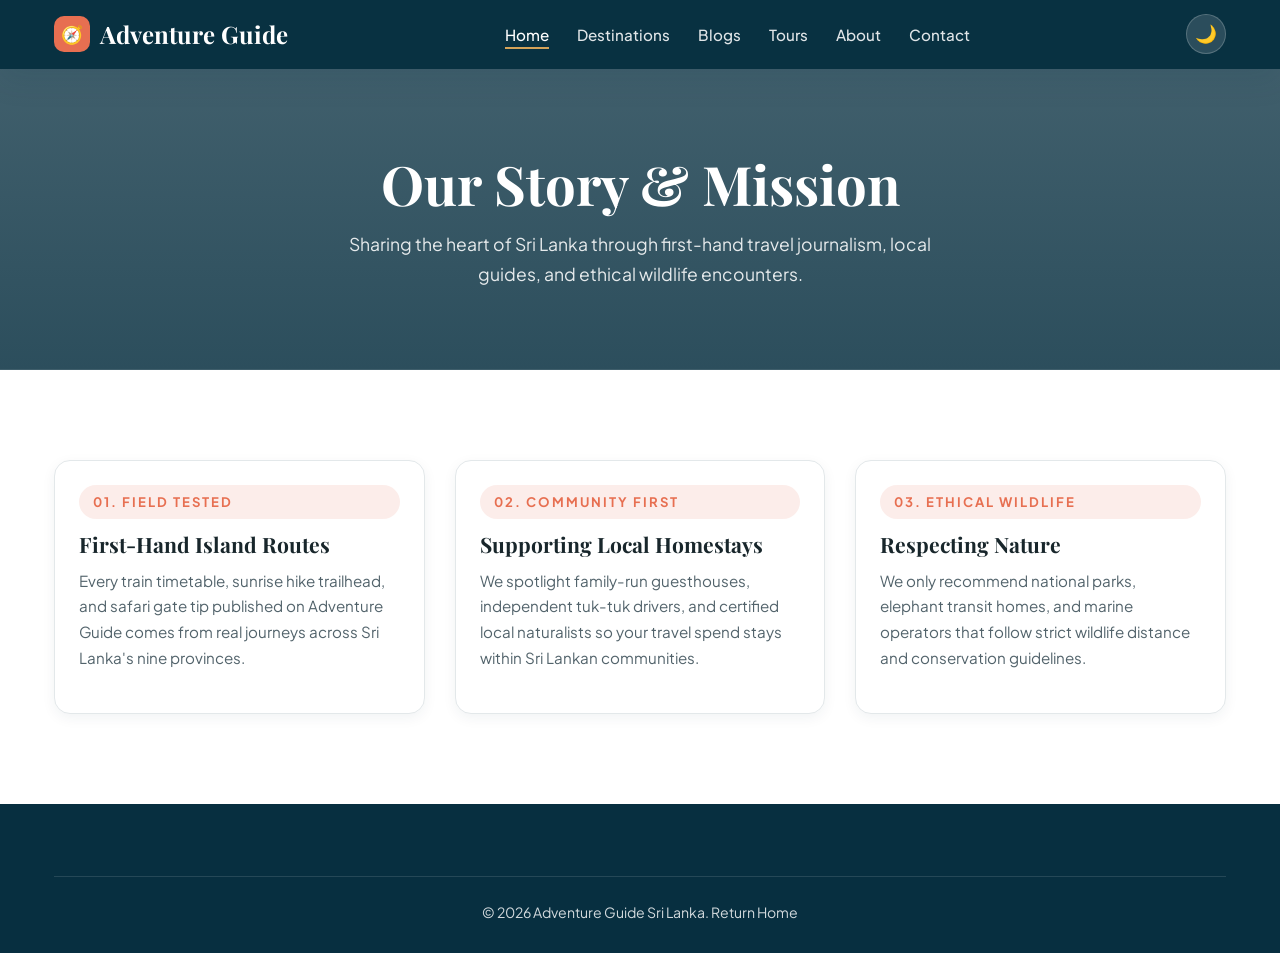
<file: about.html>
<!DOCTYPE html>
<html lang="en">
<head>
  <meta charset="UTF-8">
  <meta name="viewport" content="width=device-width, initial-scale=1.0">
  <title>About Us | Adventure Guide Sri Lanka</title>
  <meta name="description" content="Learn the story behind Adventure Guide Sri Lanka—our mission to share slow, sustainable, and authentic island travel guides.">
  <link rel="icon" type="image/svg+xml" href="images/favicon.svg">
  <link rel="stylesheet" href="css/style.css">
</head>
<body>
  <header class="navbar solid-nav">
    <div class="container nav-container">
      <a href="index.html" class="logo"><span class="logo-badge">🧭</span> Adventure Guide</a>
      <nav aria-label="Main Navigation">
        <ul class="nav-links" id="nav-links">
          <li><a href="index.html" class="active">Home</a></li>
          <li><a href="destinations.html">Destinations</a></li>
          <li><a href="blog.html">Blogs</a></li>
          <li><a href="tours.html">Tours</a></li>
          <li><a href="about.html">About</a></li>
          <li><a href="contact.html">Contact</a></li>
        </ul>
      </nav>
      <div class="nav-actions">
        <button id="theme-toggle" class="theme-toggle" aria-label="Toggle theme">🌙</button>
        <button id="mobile-menu-btn" class="hamburger" aria-label="Menu">☰</button>
      </div>
    </div>
  </header>

  <main>
    <section class="page-header" style="background-image:linear-gradient(rgba(7,47,64,0.75), rgba(7,47,64,0.85)), url('https://images.unsplash.com/photo-1544735716-392fe2489ffa?auto=format&fit=crop&w=1600&q=80');">
      <div class="container">
        <h1>Our Story & Mission</h1>
        <p>Sharing the heart of Sri Lanka through first-hand travel journalism, local guides, and ethical wildlife encounters.</p>
      </div>
    </section>

    <section class="section">
      <div class="container">
        <div class="grid-3">
          <div class="card reveal">
            <div class="card-body">
              <span class="section-subtitle">01. Field Tested</span>
              <h3 class="card-title">First-Hand Island Routes</h3>
              <p class="card-text">Every train timetable, sunrise hike trailhead, and safari gate tip published on Adventure Guide comes from real journeys across Sri Lanka's nine provinces.</p>
            </div>
          </div>
          <div class="card reveal">
            <div class="card-body">
              <span class="section-subtitle">02. Community First</span>
              <h3 class="card-title">Supporting Local Homestays</h3>
              <p class="card-text">We spotlight family-run guesthouses, independent tuk-tuk drivers, and certified local naturalists so your travel spend stays within Sri Lankan communities.</p>
            </div>
          </div>
          <div class="card reveal">
            <div class="card-body">
              <span class="section-subtitle">03. Ethical Wildlife</span>
              <h3 class="card-title">Respecting Nature</h3>
              <p class="card-text">We only recommend national parks, elephant transit homes, and marine operators that follow strict wildlife distance and conservation guidelines.</p>
            </div>
          </div>
        </div>
      </div>
    </section>
  </main>

  <footer class="footer">
    <div class="container">
      <div class="footer-bottom">
        <p>&copy; 2026 Adventure Guide Sri Lanka. <a href="index.html">Return Home</a></p>
      </div>
    </div>
  </footer>
  <button id="back-to-top" aria-label="Back to top">↑</button>
  <script src="js/main.js"></script>
</body>
</html>
</file>
<file: css/style.css>
@import url('https://fonts.googleapis.com/css2?family=Playfair+Display:ital,wght@0,600;0,700;1,400&family=Plus+Jakarta+Sans:wght@400;500;600;700&display=swap');

:root {
  --teal-deep: #072f40;
  --teal-primary: #0b4f6c;
  --emerald: #116549;
  --emerald-light: #198763;
  --sand-light: #faf7f0;
  --sand-warm: #f2e8d5;
  --gold: #d4a359;
  --sunset: #e76f51;
  --sunset-hover: #d35638;
  --bg-main: #ffffff;
  --bg-alt: #f7f9f9;
  --bg-card: #ffffff;
  --text-main: #18262b;
  --text-muted: #52636b;
  --border-color: #e3e8ea;
  --shadow-sm: 0 4px 14px rgba(7, 47, 64, 0.06);
  --shadow-md: 0 12px 30px rgba(7, 47, 64, 0.1);
  --shadow-lg: 0 20px 45px rgba(7, 47, 64, 0.16);
  --radius-sm: 8px;
  --radius-md: 16px;
  --radius-lg: 24px;
  --transition: 0.35s cubic-bezier(0.25, 0.8, 0.25, 1);
  --font-heading: 'Playfair Display', Georgia, serif;
  --font-body: 'Plus Jakarta Sans', -apple-system, BlinkMacSystemFont, sans-serif;
}

[data-theme="dark"] {
  --bg-main: #0b161b;
  --bg-alt: #102027;
  --bg-card: #152932;
  --sand-light: #13252d;
  --sand-warm: #1a313b;
  --text-main: #eef4f6;
  --text-muted: #9eb2bc;
  --border-color: #233b46;
  --shadow-sm: 0 4px 14px rgba(0, 0, 0, 0.3);
  --shadow-md: 0 12px 30px rgba(0, 0, 0, 0.45);
  --shadow-lg: 0 20px 45px rgba(0, 0, 0, 0.6);
}

*, *::before, *::after {
  box-sizing: border-box;
  margin: 0;
  padding: 0;
}

html {
  scroll-behavior: smooth;
}

body {
  font-family: var(--font-body);
  background-color: var(--bg-main);
  color: var(--text-main);
  line-height: 1.7;
  overflow-x: hidden;
  transition: background-color 0.3s ease, color 0.3s ease;
}

h1, h2, h3, h4 {
  font-family: var(--font-heading);
  line-height: 1.25;
  color: var(--text-main);
}

a {
  color: inherit;
  text-decoration: none;
  transition: var(--transition);
}

img {
  max-width: 100%;
  display: block;
}

.container {
  max-width: 1220px;
  margin: 0 auto;
  padding: 0 24px;
}

.section {
  padding: 90px 0;
}

.bg-alt {
  background-color: var(--bg-alt);
}

.bg-sand {
  background-color: var(--sand-light);
}

.section-header {
  text-align: center;
  max-width: 680px;
  margin: 0 auto 56px;
}

.section-subtitle {
  display: inline-block;
  font-size: 0.82rem;
  font-weight: 700;
  text-transform: uppercase;
  letter-spacing: 2px;
  color: var(--sunset);
  background: rgba(231, 111, 81, 0.12);
  padding: 6px 14px;
  border-radius: 50px;
  margin-bottom: 12px;
}

.section-title {
  font-size: clamp(2rem, 3.5vw, 2.75rem);
  margin-bottom: 14px;
}

.section-desc {
  color: var(--text-muted);
  font-size: 1.05rem;
}

/* Preloader */
#preloader {
  position: fixed;
  inset: 0;
  background: var(--teal-deep);
  display: flex;
  flex-direction: column;
  align-items: center;
  justify-content: center;
  z-index: 9999;
  transition: opacity 0.5s ease, visibility 0.5s ease;
}

#preloader.hidden {
  opacity: 0;
  visibility: hidden;
}

.loader-compass {
  width: 56px;
  height: 56px;
  border: 4px solid rgba(212, 163, 89, 0.25);
  border-top-color: var(--sunset);
  border-radius: 50%;
  animation: spin 0.9s linear infinite;
  margin-bottom: 16px;
}

#preloader span {
  color: #fff;
  font-family: var(--font-heading);
  letter-spacing: 1.5px;
  font-size: 1.1rem;
}

@keyframes spin {
  to { transform: rotate(360deg); }
}

/* Reading Progress Bar */
#reading-progress {
  position: fixed;
  top: 0;
  left: 0;
  height: 4px;
  width: 0%;
  background: linear-gradient(90deg, var(--sunset), var(--gold));
  z-index: 2000;
  transition: width 0.1s ease;
}

/* Navbar */
.navbar {
  position: fixed;
  top: 0;
  left: 0;
  width: 100%;
  z-index: 1000;
  padding: 20px 0;
  transition: var(--transition);
  background: transparent;
}

.navbar.scrolled,
.navbar.solid-nav {
  background: rgba(7, 47, 64, 0.96);
  backdrop-filter: blur(12px);
  padding: 14px 0;
  box-shadow: var(--shadow-md);
}

.nav-container {
  display: flex;
  align-items: center;
  justify-content: space-between;
}

.logo {
  display: flex;
  align-items: center;
  gap: 10px;
  color: #ffffff;
  font-family: var(--font-heading);
  font-size: 1.5rem;
  font-weight: 700;
}

.logo-badge {
  background: var(--sunset);
  color: #fff;
  width: 36px;
  height: 36px;
  border-radius: 10px;
  display: inline-flex;
  align-items: center;
  justify-content: center;
  font-size: 1.1rem;
}

.nav-links {
  display: flex;
  align-items: center;
  gap: 28px;
  list-style: none;
}

.nav-links a {
  color: rgba(255, 255, 255, 0.88);
  font-weight: 500;
  font-size: 0.95rem;
  position: relative;
}

.nav-links a::after {
  content: '';
  position: absolute;
  bottom: -5px;
  left: 0;
  width: 0;
  height: 2px;
  background: var(--gold);
  transition: var(--transition);
}

.nav-links a:hover,
.nav-links a.active {
  color: #ffffff;
}

.nav-links a:hover::after,
.nav-links a.active::after {
  width: 100%;
}

.nav-actions {
  display: flex;
  align-items: center;
  gap: 12px;
}

.theme-toggle,
.hamburger {
  background: rgba(255, 255, 255, 0.14);
  border: 1px solid rgba(255, 255, 255, 0.2);
  color: #ffffff;
  width: 40px;
  height: 40px;
  border-radius: 50%;
  cursor: pointer;
  display: inline-flex;
  align-items: center;
  justify-content: center;
  font-size: 1.1rem;
  transition: var(--transition);
}

.theme-toggle:hover,
.hamburger:hover {
  background: var(--sunset);
  border-color: var(--sunset);
}

.hamburger {
  display: none;
}

/* Buttons */
.btn {
  display: inline-flex;
  align-items: center;
  justify-content: center;
  gap: 8px;
  padding: 13px 26px;
  border-radius: 50px;
  font-weight: 600;
  font-size: 0.95rem;
  cursor: pointer;
  border: none;
  transition: var(--transition);
}

.btn-primary {
  background: var(--sunset);
  color: #ffffff;
  box-shadow: 0 8px 20px rgba(231, 111, 81, 0.3);
}

.btn-primary:hover {
  background: var(--sunset-hover);
  transform: translateY(-2px);
}

.btn-outline {
  background: transparent;
  color: #ffffff;
  border: 1.5px solid rgba(255, 255, 255, 0.7);
}

.btn-outline:hover {
  background: #ffffff;
  color: var(--teal-deep);
}

.btn-teal {
  background: var(--teal-primary);
  color: #ffffff;
}

.btn-teal:hover {
  background: var(--emerald);
  transform: translateY(-2px);
}

.btn-sm {
  padding: 8px 18px;
  font-size: 0.85rem;
}

/* Hero Section & Background Video Integration */
.hero {
  position: relative;
  min-height: 650px;
  display: flex;
  align-items: center;
  justify-content: center;
  text-align: center;
  color: #ffffff;
  padding: 100px 20px 50px;
  overflow: hidden;
}

.hero-bg {
  position: absolute;
  inset: 0;
  z-index: -1;
  overflow: hidden;
}

/* Gradient Overlay to ensure text readability */
.hero-bg::after {
  content: '';
  position: absolute;
  inset: 0;
  background: linear-gradient(
    180deg,
    rgba(7, 47, 64, 0.65) 0%,
    rgba(17, 101, 73, 0.55) 55%,
    rgba(7, 47, 64, 0.88) 100%
  );
  z-index: 1;
  pointer-events: none;
}

/* Styling the Background Video */
.hero-bg video {
  position: absolute;
  top: 50%;
  left: 50%;
  transform: translate(-50%, -50%);
  min-width: 100%;
  min-height: 100%;
  width: auto;
  height: auto;
  object-fit: cover;
  z-index: 0;
}

.hero-content {
  max-width: 850px;
  z-index: 2;
}

.hero-badge {
  display: inline-block;
  background: rgba(212, 163, 89, 0.25);
  border: 1px solid var(--gold);
  color: #ffe8be;
  padding: 7px 18px;
  border-radius: 50px;
  font-size: 0.85rem;
  font-weight: 600;
  letter-spacing: 1.5px;
  text-transform: uppercase;
  margin-bottom: 22px;
}

.hero h1 {
  color: #ffffff;
  font-size: clamp(2.5rem, 5.5vw, 4.4rem);
  margin-bottom: 20px;
  text-shadow: 0 6px 25px rgba(0, 0, 0, 0.3);
}

.typewriter-text {
  color: var(--gold);
  border-right: 3px solid var(--sunset);
  padding-right: 6px;
}

.hero p {
  font-size: clamp(1.05rem, 2vw, 1.25rem);
  color: rgba(255, 255, 255, 0.9);
  max-width: 660px;
  margin: 0 auto 34px;
}

.hero-search {
  display: flex;
  background: rgba(255, 255, 255, 0.96);
  padding: 8px;
  border-radius: 60px;
  max-width: 620px;
  margin: 0 auto 28px;
  box-shadow: var(--shadow-lg);
}

.hero-search input {
  flex: 1;
  border: none;
  background: transparent;
  padding: 12px 22px;
  font-size: 1rem;
  color: #18262b;
  outline: none;
  font-family: var(--font-body);
}

/* Page Header (Subpages) */
.page-header {
  padding: 150px 0 80px;
  text-align: center;
  color: #ffffff;
  background-size: cover;
  background-position: center;
  position: relative;
}

.page-header h1 {
  color: #ffffff;
  font-size: clamp(2.2rem, 4.5vw, 3.4rem);
  margin-bottom: 12px;
}

.page-header p {
  color: rgba(255, 255, 255, 0.88);
  max-width: 620px;
  margin: 0 auto;
  font-size: 1.1rem;
}

/* Stats Counter Bar */
.stats-bar {
  background: var(--teal-deep);
  color: #ffffff;
  padding: 46px 0;
  border-bottom: 3px solid var(--gold);
}

.stats-grid {
  display: grid;
  grid-template-columns: repeat(auto-fit, minmax(190px, 1fr));
  gap: 24px;
  text-align: center;
}

.stat-item h3 {
  color: var(--gold);
  font-size: 2.6rem;
  margin-bottom: 4px;
}

.stat-item p {
  color: rgba(255, 255, 255, 0.82);
  font-size: 0.95rem;
  text-transform: uppercase;
  letter-spacing: 1px;
}

/* Cards & Grids */
.grid-3 {
  display: grid;
  grid-template-columns: repeat(auto-fill, minmax(330px, 1fr));
  gap: 30px;
}

.grid-4 {
  display: grid;
  grid-template-columns: repeat(auto-fill, minmax(265px, 1fr));
  gap: 26px;
}

.card {
  background: var(--bg-card);
  border-radius: var(--radius-md);
  overflow: hidden;
  box-shadow: var(--shadow-sm);
  border: 1px solid var(--border-color);
  transition: var(--transition);
  display: flex;
  flex-direction: column;
}

.card:hover {
  transform: translateY(-8px);
  box-shadow: var(--shadow-lg);
}

.card-img-wrap {
  position: relative;
  height: 225px;
  overflow: hidden;
}

.card-img-wrap img {
  width: 100%;
  height: 100%;
  object-fit: cover;
  transition: transform 0.6s ease;
}

.card:hover .card-img-wrap img {
  transform: scale(1.09);
}

.card-badge {
  position: absolute;
  top: 14px;
  left: 14px;
  background: rgba(7, 47, 64, 0.88);
  backdrop-filter: blur(6px);
  color: #ffffff;
  padding: 5px 13px;
  border-radius: 50px;
  font-size: 0.78rem;
  font-weight: 600;
}

.card-body {
  padding: 24px;
  flex: 1;
  display: flex;
  flex-direction: column;
}

.card-meta {
  display: flex;
  align-items: center;
  gap: 14px;
  font-size: 0.83rem;
  color: var(--text-muted);
  margin-bottom: 10px;
}

.card-title {
  font-size: 1.32rem;
  margin-bottom: 10px;
}

.card-title a:hover {
  color: var(--sunset);
}

.card-text {
  color: var(--text-muted);
  font-size: 0.95rem;
  margin-bottom: 18px;
  flex: 1;
}

.card-footer {
  display: flex;
  align-items: center;
  justify-content: space-between;
  padding-top: 14px;
  border-top: 1px solid var(--border-color);
  font-weight: 600;
  font-size: 0.9rem;
  color: var(--emerald);
}

[data-theme="dark"] .card-footer {
  color: var(--gold);
}

/* Categories Grid */
.category-grid {
  display: grid;
  grid-template-columns: repeat(auto-fit, minmax(175px, 1fr));
  gap: 20px;
}

.category-card {
  background: var(--bg-card);
  border: 1px solid var(--border-color);
  padding: 28px 20px;
  border-radius: var(--radius-md);
  text-align: center;
  box-shadow: var(--shadow-sm);
  transition: var(--transition);
}

.category-card:hover {
  background: var(--teal-primary);
  color: #ffffff;
  transform: translateY(-6px);
}

.category-card:hover h3,
.category-card:hover p {
  color: #ffffff;
}

.category-icon {
  font-size: 2.3rem;
  margin-bottom: 12px;
  display: inline-block;
}

.category-card h3 {
  font-size: 1.15rem;
  margin-bottom: 6px;
}

.category-card p {
  font-size: 0.85rem;
  color: var(--text-muted);
}

/* Best Time to Visit */
.season-grid {
  display: grid;
  grid-template-columns: repeat(auto-fit, minmax(300px, 1fr));
  gap: 28px;
}

.season-card {
  background: var(--bg-card);
  border-radius: var(--radius-md);
  padding: 30px;
  border-top: 4px solid var(--emerald);
  box-shadow: var(--shadow-sm);
}

.season-card:nth-child(2) {
  border-top-color: var(--sunset);
}

.season-card:nth-child(3) {
  border-top-color: var(--gold);
}

.season-months {
  display: inline-block;
  font-size: 0.82rem;
  font-weight: 700;
  color: var(--emerald);
  background: rgba(17, 101, 73, 0.1);
  padding: 4px 12px;
  border-radius: 50px;
  margin-bottom: 12px;
}

/* Gallery & Lightbox */
.gallery-grid {
  display: grid;
  grid-template-columns: repeat(auto-fill, minmax(300px, 1fr));
  gap: 18px;
}

.gallery-item {
  position: relative;
  height: 250px;
  border-radius: var(--radius-md);
  overflow: hidden;
  cursor: pointer;
}

.gallery-item img {
  width: 100%;
  height: 100%;
  object-fit: cover;
  transition: transform 0.5s ease;
}

.gallery-item:hover img {
  transform: scale(1.08);
}

.gallery-caption {
  position: absolute;
  inset: 0;
  background: linear-gradient(transparent 45%, rgba(7, 47, 64, 0.85));
  display: flex;
  align-items: flex-end;
  padding: 18px;
  color: #ffffff;
  font-weight: 600;
  opacity: 0;
  transition: var(--transition);
}

.gallery-item:hover .gallery-caption {
  opacity: 1;
}

.lightbox {
  position: fixed;
  inset: 0;
  background: rgba(5, 22, 30, 0.92);
  display: none;
  align-items: center;
  justify-content: center;
  z-index: 3000;
  padding: 24px;
}

.lightbox.open {
  display: flex;
}

.lightbox-content {
  max-width: 900px;
  width: 100%;
  text-align: center;
  position: relative;
}

.lightbox-content img {
  max-height: 78vh;
  margin: 0 auto;
  border-radius: var(--radius-sm);
}

.lightbox-caption {
  color: #ffffff;
  margin-top: 14px;
  font-size: 1.1rem;
}

.lightbox-close {
  position: absolute;
  top: -44px;
  right: 0;
  background: var(--sunset);
  color: #fff;
  border: none;
  width: 38px;
  height: 38px;
  border-radius: 50%;
  font-size: 1.2rem;
  cursor: pointer;
}

/* Testimonials Slider */
.testimonial-box {
  max-width: 780px;
  margin: 0 auto;
  background: var(--bg-card);
  padding: 44px 36px;
  border-radius: var(--radius-lg);
  box-shadow: var(--shadow-md);
  text-align: center;
  border: 1px solid var(--border-color);
}

.testimonial-quote {
  font-family: var(--font-heading);
  font-size: 1.35rem;
  font-style: italic;
  margin-bottom: 22px;
}

.testimonial-author {
  font-weight: 700;
  color: var(--sunset);
}

.slider-controls {
  display: flex;
  justify-content: center;
  gap: 12px;
  margin-top: 24px;
}

/* Newsletter */
.newsletter-box {
  background: linear-gradient(135deg, var(--teal-deep), var(--emerald));
  color: #ffffff;
  border-radius: var(--radius-lg);
  padding: 56px 32px;
  text-align: center;
  box-shadow: var(--shadow-lg);
}

.newsletter-box h2 {
  color: #ffffff;
  margin-bottom: 12px;
}

.newsletter-form {
  display: flex;
  gap: 12px;
  max-width: 520px;
  margin: 26px auto 0;
  flex-wrap: wrap;
}

.newsletter-form input {
  flex: 1;
  min-width: 220px;
  padding: 14px 20px;
  border-radius: 50px;
  border: none;
  outline: none;
  font-family: var(--font-body);
}

/* Filter Bar & Search */
.filter-bar {
  display: flex;
  flex-wrap: wrap;
  gap: 14px;
  align-items: center;
  justify-content: space-between;
  margin-bottom: 36px;
}

.filter-buttons {
  display: flex;
  flex-wrap: wrap;
  gap: 10px;
}

.filter-btn {
  padding: 9px 18px;
  border-radius: 50px;
  border: 1px solid var(--border-color);
  background: var(--bg-card);
  color: var(--text-main);
  font-weight: 600;
  font-size: 0.88rem;
  cursor: pointer;
  transition: var(--transition);
}

.filter-btn.active,
.filter-btn:hover {
  background: var(--teal-primary);
  color: #ffffff;
  border-color: var(--teal-primary);
}

.search-input {
  padding: 11px 18px;
  border-radius: 50px;
  border: 1px solid var(--border-color);
  background: var(--bg-card);
  color: var(--text-main);
  min-width: 260px;
  font-family: var(--font-body);
}

.pagination {
  display: flex;
  justify-content: center;
  gap: 8px;
  margin-top: 44px;
}

/* Article Layout */
.article-layout {
  display: grid;
  grid-template-columns: 280px 1fr;
  gap: 42px;
  align-items: start;
}

.toc-sidebar {
  position: sticky;
  top: 95px;
  background: var(--bg-card);
  padding: 24px;
  border-radius: var(--radius-md);
  border: 1px solid var(--border-color);
  box-shadow: var(--shadow-sm);
}

.toc-sidebar h3 {
  font-size: 1.1rem;
  margin-bottom: 14px;
}

.toc-list {
  list-style: none;
  display: flex;
  flex-direction: column;
  gap: 10px;
  font-size: 0.9rem;
}

.toc-list a {
  color: var(--text-muted);
}

.toc-list a:hover {
  color: var(--sunset);
}

.article-content {
  background: var(--bg-card);
  padding: 42px;
  border-radius: var(--radius-md);
  border: 1px solid var(--border-color);
  box-shadow: var(--shadow-sm);
}

.article-content h2 {
  margin: 32px 0 14px;
  font-size: 1.75rem;
}

.article-content h3 {
  margin: 24px 0 10px;
  font-size: 1.35rem;
}

.article-content p {
  margin-bottom: 18px;
  font-size: 1.05rem;
}

.article-content ul, .article-content ol {
  margin: 0 0 20px 22px;
}

.article-content blockquote {
  border-left: 4px solid var(--sunset);
  background: var(--sand-light);
  padding: 18px 24px;
  border-radius: 0 var(--radius-sm) var(--radius-sm) 0;
  font-style: italic;
  margin: 24px 0;
}

.share-bar {
  display: flex;
  align-items: center;
  gap: 12px;
  flex-wrap: wrap;
  margin-top: 32px;
  padding-top: 24px;
  border-top: 1px solid var(--border-color);
}

/* Forms (Admin & Contact) */
.form-card {
  background: var(--bg-card);
  padding: 36px;
  border-radius: var(--radius-md);
  border: 1px solid var(--border-color);
  box-shadow: var(--shadow-sm);
}

.form-group {
  margin-bottom: 20px;
}

.form-group label {
  display: block;
  font-weight: 600;
  margin-bottom: 8px;
  font-size: 0.92rem;
}

.form-control {
  width: 100%;
  padding: 12px 16px;
  border-radius: var(--radius-sm);
  border: 1px solid var(--border-color);
  background: var(--bg-main);
  color: var(--text-main);
  font-family: var(--font-body);
  font-size: 0.96rem;
}

.form-control:focus {
  outline: 2px solid var(--teal-primary);
  border-color: transparent;
}

.code-output {
  background: #0d1b22;
  color: #a9f1df;
  padding: 18px;
  border-radius: var(--radius-sm);
  font-family: monospace;
  font-size: 0.86rem;
  overflow-x: auto;
  white-space: pre-wrap;
  max-height: 360px;
}

/* Scroll Reveal Animations */
.reveal {
  opacity: 0;
  transform: translateY(28px);
  transition: opacity 0.7s ease, transform 0.7s ease;
}

.reveal.visible {
  opacity: 1;
  transform: translateY(0);
}

/* Back to Top */
#back-to-top {
  position: fixed;
  bottom: 26px;
  right: 26px;
  width: 46px;
  height: 46px;
  border-radius: 50%;
  background: var(--sunset);
  color: #ffffff;
  border: none;
  box-shadow: var(--shadow-md);
  cursor: pointer;
  font-size: 1.2rem;
  opacity: 0;
  visibility: hidden;
  transition: var(--transition);
  z-index: 900;
}

#back-to-top.show {
  opacity: 1;
  visibility: visible;
}

/* Footer */
.footer {
  background: var(--teal-deep);
  color: rgba(255, 255, 255, 0.82);
  padding: 72px 0 28px;
}

.footer-grid {
  display: grid;
  grid-template-columns: 1.6fr repeat(3, 1fr);
  gap: 36px;
  margin-bottom: 48px;
}

.footer h4 {
  color: #ffffff;
  margin-bottom: 18px;
  font-size: 1.15rem;
}

.footer-links {
  list-style: none;
  display: flex;
  flex-direction: column;
  gap: 10px;
}

.footer-links a:hover {
  color: var(--gold);
}

.footer-bottom {
  text-align: center;
  padding-top: 24px;
  border-top: 1px solid rgba(255, 255, 255, 0.12);
  font-size: 0.88rem;
}

/* Responsive */
@media (max-width: 960px) {
  .article-layout {
    grid-template-columns: 1fr;
  }
  .toc-sidebar {
    position: static;
  }
  .footer-grid {
    grid-template-columns: 1fr 1fr;
  }
}

@media (max-width: 768px) {
  .hamburger {
    display: inline-flex;
  }
  .nav-links {
    position: fixed;
    top: 70px;
    left: 16px;
    right: 16px;
    background: var(--teal-deep);
    flex-direction: column;
    padding: 24px;
    border-radius: var(--radius-md);
    box-shadow: var(--shadow-lg);
    opacity: 0;
    visibility: hidden;
    transform: translateY(-12px);
    transition: var(--transition);
  }
  .nav-links.open {
    opacity: 1;
    visibility: visible;
    transform: translateY(0);
  }
  .hero-search {
    flex-direction: column;
    border-radius: var(--radius-md);
  }
  .footer-grid {
    grid-template-columns: 1fr;
  }
}
</file>
